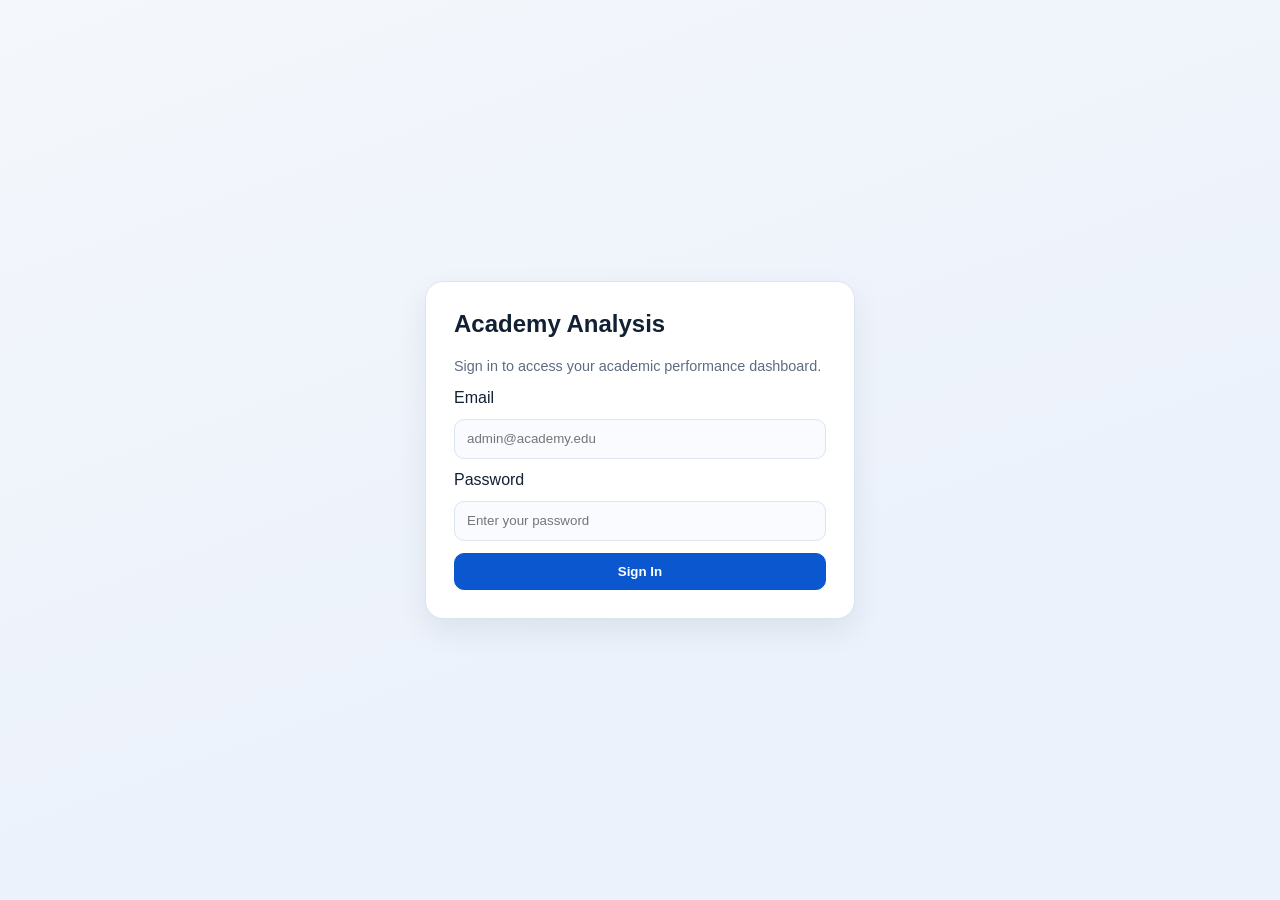
<file: frontend/index.html>
<!doctype html>
<html lang="en">
  <head>
    <meta charset="UTF-8" />
    <meta name="viewport" content="width=device-width, initial-scale=1.0" />
    <title>Academy Analysis</title>
    <meta http-equiv="refresh" content="0; url=login.html" />
  </head>
  <body></body>
</html>
</file>
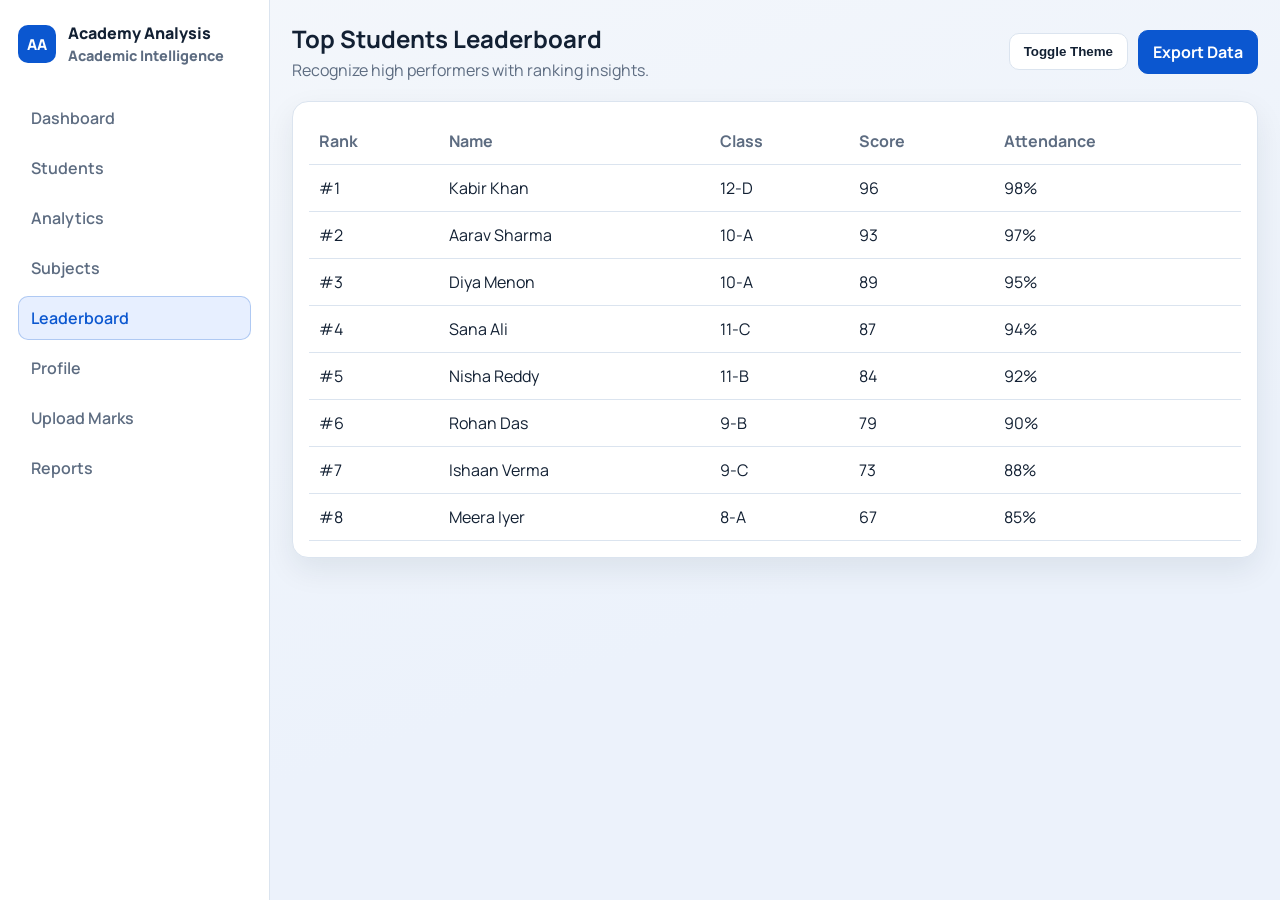
<file: frontend/leaderboard.html>
<!doctype html>
<html lang="en">
  <head>
    <meta charset="UTF-8" />
    <meta name="viewport" content="width=device-width, initial-scale=1.0" />
    <title>Leaderboard | Academy Analysis</title>
    <link rel="preconnect" href="https://fonts.googleapis.com" />
    <link rel="preconnect" href="https://fonts.gstatic.com" crossorigin />
    <link href="https://fonts.googleapis.com/css2?family=Manrope:wght@400;600;700;800&display=swap" rel="stylesheet" />
    <link rel="stylesheet" href="css/styles.css" />
  </head>
  <body data-page="leaderboard">
    <div class="app-shell">
      <aside id="sidebar"></aside>
      <section class="content-wrap">
        <header id="topbar"></header>
        <main class="grid">
          <section class="card table-wrap">
            <table>
              <thead>
                <tr>
                  <th>Rank</th><th>Name</th><th>Class</th><th>Score</th><th>Attendance</th>
                </tr>
              </thead>
              <tbody id="leaderboardBody"></tbody>
            </table>
          </section>
        </main>
      </section>
    </div>
    <script type="module" src="js/main.js"></script>
  </body>
</html>
</file>
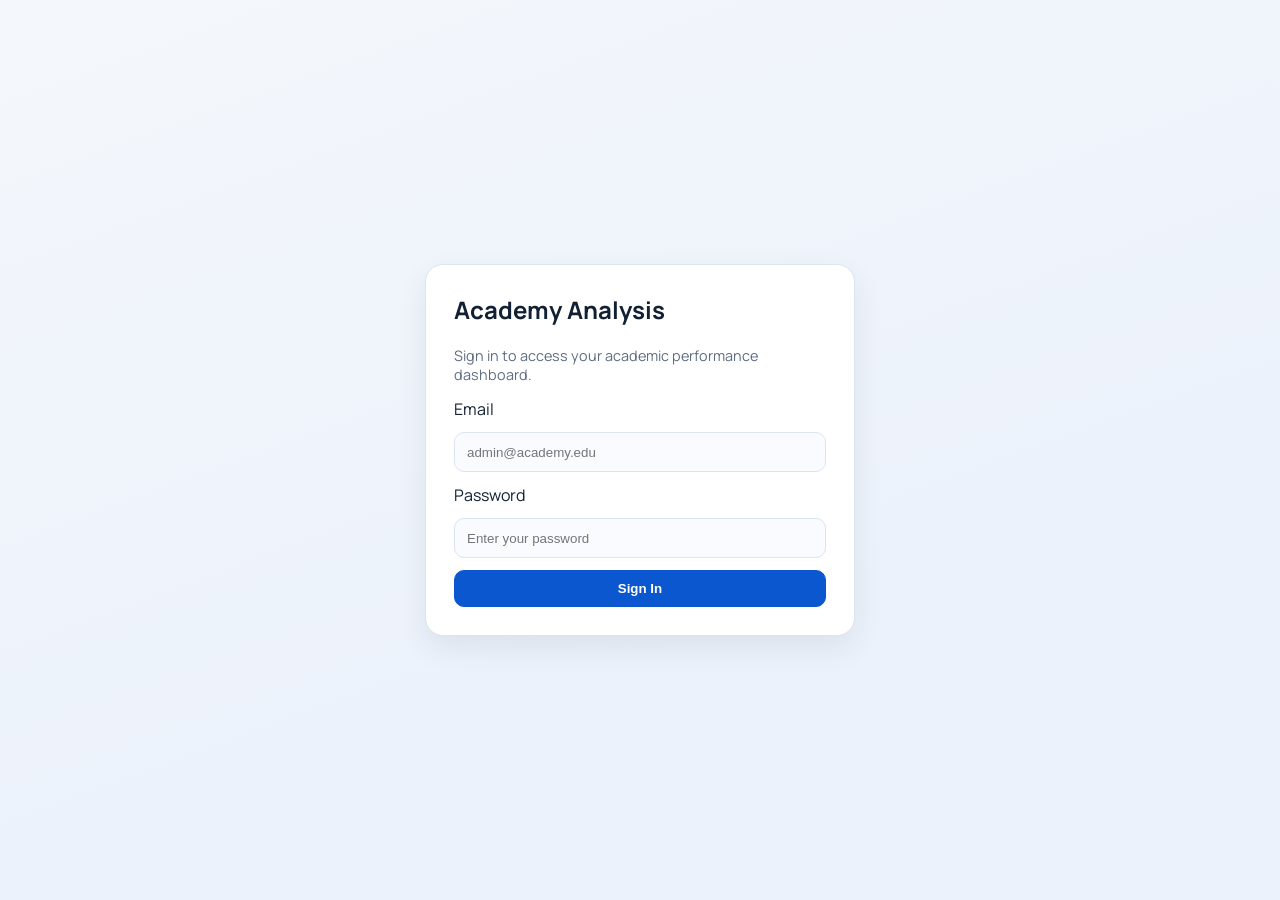
<file: frontend/login.html>
<!doctype html>
<html lang="en">
  <head>
    <meta charset="UTF-8" />
    <meta name="viewport" content="width=device-width, initial-scale=1.0" />
    <title>Login | Academy Analysis</title>
    <link rel="preconnect" href="https://fonts.googleapis.com" />
    <link rel="preconnect" href="https://fonts.gstatic.com" crossorigin />
    <link href="https://fonts.googleapis.com/css2?family=Manrope:wght@400;600;700;800&display=swap" rel="stylesheet" />
    <link rel="stylesheet" href="css/styles.css" />
  </head>
  <body data-page="login">
    <main class="login-page">
      <section class="login-card">
        <h1>Academy Analysis</h1>
        <p class="helper">Sign in to access your academic performance dashboard.</p>
        <form id="loginForm">
          <label>Email</label>
          <input type="email" required placeholder="admin@academy.edu" />
          <label>Password</label>
          <input type="password" required placeholder="Enter your password" />
          <button class="btn primary" type="submit">Sign In</button>
        </form>
      </section>
    </main>
    <script type="module" src="js/login.js"></script>
  </body>
</html>
</file>
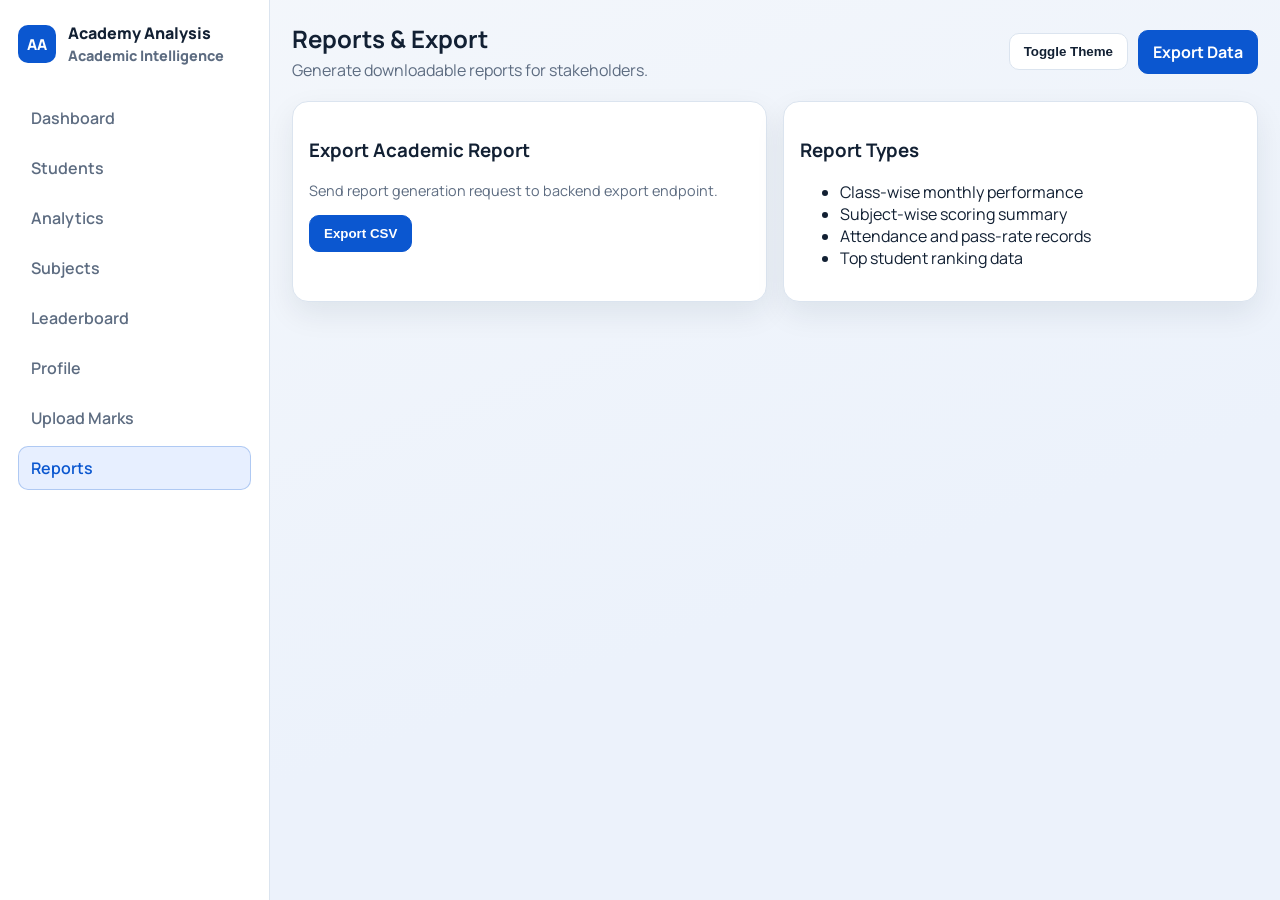
<file: frontend/reports.html>
<!doctype html>
<html lang="en">
  <head>
    <meta charset="UTF-8" />
    <meta name="viewport" content="width=device-width, initial-scale=1.0" />
    <title>Reports | Academy Analysis</title>
    <link rel="preconnect" href="https://fonts.googleapis.com" />
    <link rel="preconnect" href="https://fonts.gstatic.com" crossorigin />
    <link href="https://fonts.googleapis.com/css2?family=Manrope:wght@400;600;700;800&display=swap" rel="stylesheet" />
    <link rel="stylesheet" href="css/styles.css" />
  </head>
  <body data-page="reports">
    <div class="app-shell">
      <aside id="sidebar"></aside>
      <section class="content-wrap">
        <header id="topbar"></header>
        <main class="grid cards-2">
          <section class="card">
            <h3>Export Academic Report</h3>
            <p class="helper">Send report generation request to backend export endpoint.</p>
            <button id="exportCsv" class="btn primary">Export CSV</button>
            <p id="reportStatus" class="helper"></p>
          </section>
          <section class="card">
            <h3>Report Types</h3>
            <ul>
              <li>Class-wise monthly performance</li>
              <li>Subject-wise scoring summary</li>
              <li>Attendance and pass-rate records</li>
              <li>Top student ranking data</li>
            </ul>
          </section>
        </main>
      </section>
    </div>
    <script type="module" src="js/main.js"></script>
  </body>
</html>
</file>
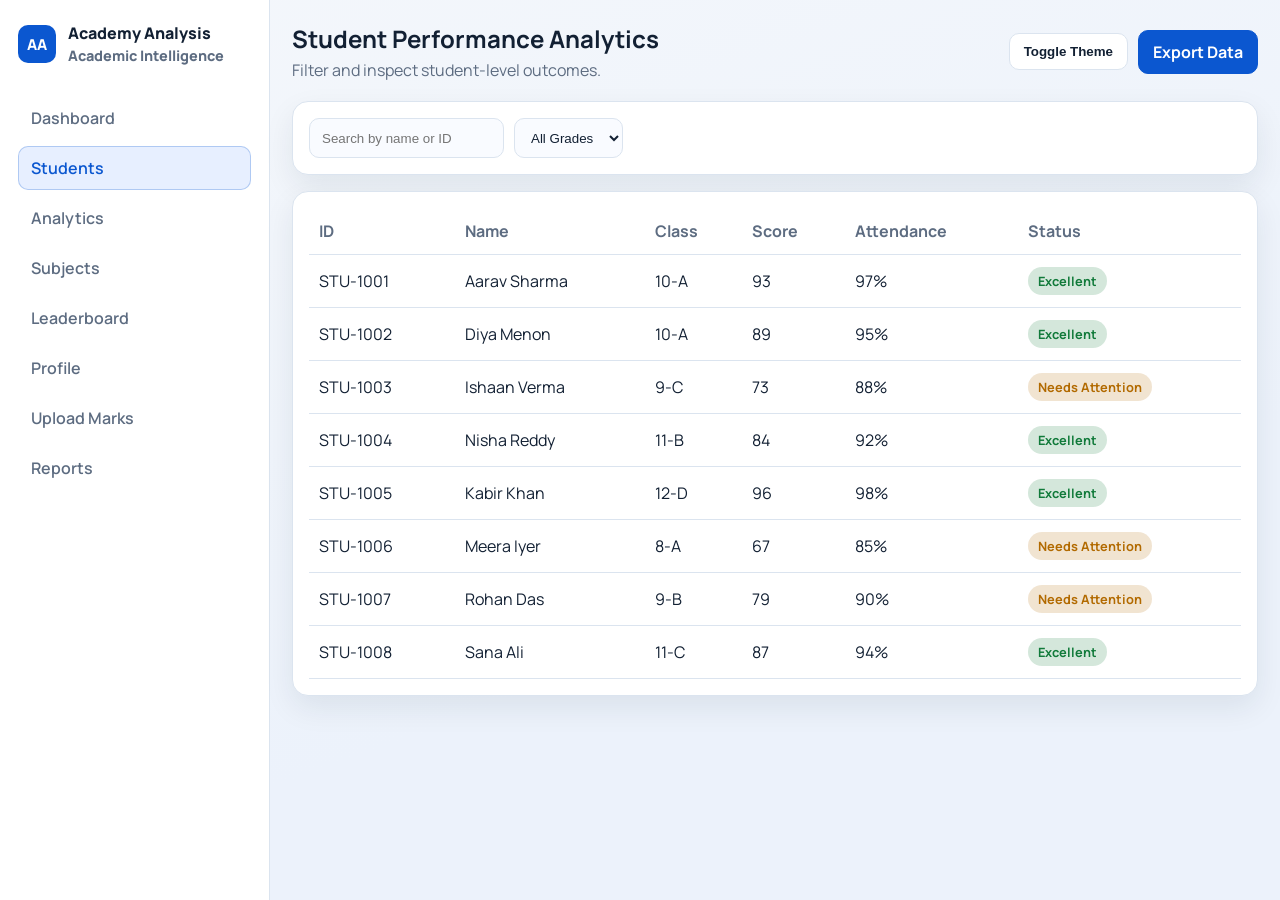
<file: frontend/students.html>
<!doctype html>
<html lang="en">
  <head>
    <meta charset="UTF-8" />
    <meta name="viewport" content="width=device-width, initial-scale=1.0" />
    <title>Students | Academy Analysis</title>
    <link rel="preconnect" href="https://fonts.googleapis.com" />
    <link rel="preconnect" href="https://fonts.gstatic.com" crossorigin />
    <link href="https://fonts.googleapis.com/css2?family=Manrope:wght@400;600;700;800&display=swap" rel="stylesheet" />
    <link rel="stylesheet" href="css/styles.css" />
  </head>
  <body data-page="students">
    <div class="app-shell">
      <aside id="sidebar"></aside>
      <section class="content-wrap">
        <header id="topbar"></header>
        <main class="grid">
          <section class="card filters">
            <input id="studentSearch" type="text" placeholder="Search by name or ID" />
            <select id="gradeFilter">
              <option value="">All Grades</option>
              <option value="8">Grade 8</option>
              <option value="9">Grade 9</option>
              <option value="10">Grade 10</option>
              <option value="11">Grade 11</option>
              <option value="12">Grade 12</option>
            </select>
          </section>
          <section class="card table-wrap">
            <table>
              <thead>
                <tr>
                  <th>ID</th><th>Name</th><th>Class</th><th>Score</th><th>Attendance</th><th>Status</th>
                </tr>
              </thead>
              <tbody id="studentsTableBody"></tbody>
            </table>
          </section>
        </main>
      </section>
    </div>
    <script type="module" src="js/main.js"></script>
  </body>
</html>
</file>
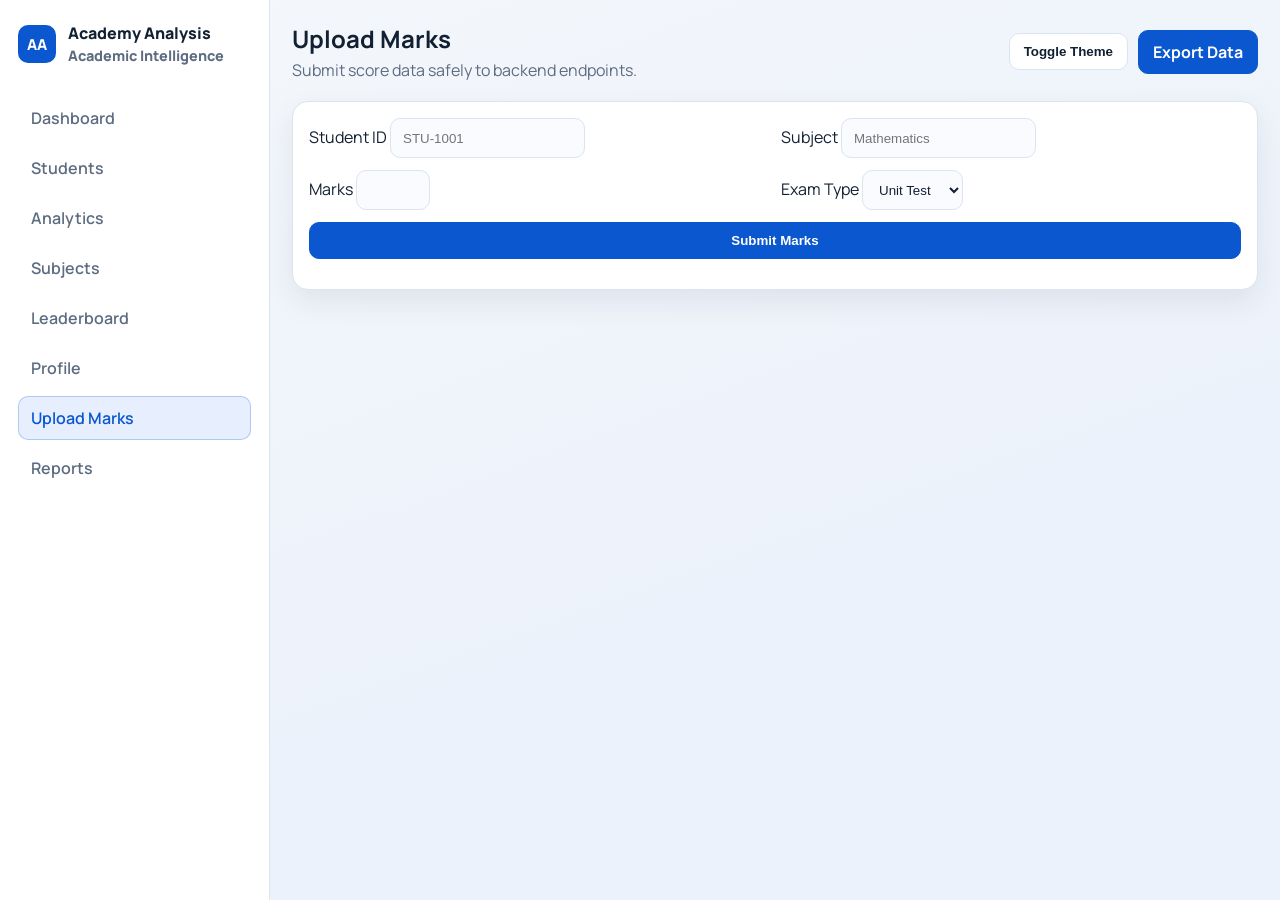
<file: frontend/upload.html>
<!doctype html>
<html lang="en">
  <head>
    <meta charset="UTF-8" />
    <meta name="viewport" content="width=device-width, initial-scale=1.0" />
    <title>Upload Marks | Academy Analysis</title>
    <link rel="preconnect" href="https://fonts.googleapis.com" />
    <link rel="preconnect" href="https://fonts.gstatic.com" crossorigin />
    <link href="https://fonts.googleapis.com/css2?family=Manrope:wght@400;600;700;800&display=swap" rel="stylesheet" />
    <link rel="stylesheet" href="css/styles.css" />
  </head>
  <body data-page="upload">
    <div class="app-shell">
      <aside id="sidebar"></aside>
      <section class="content-wrap">
        <header id="topbar"></header>
        <main class="grid">
          <section class="card">
            <form id="uploadForm">
              <div class="split">
                <div>
                  <label>Student ID</label>
                  <input name="studentId" required placeholder="STU-1001" />
                </div>
                <div>
                  <label>Subject</label>
                  <input name="subject" required placeholder="Mathematics" />
                </div>
              </div>
              <div class="split">
                <div>
                  <label>Marks</label>
                  <input name="marks" type="number" min="0" max="100" required />
                </div>
                <div>
                  <label>Exam Type</label>
                  <select name="examType" required>
                    <option value="unit-test">Unit Test</option>
                    <option value="mid-term">Mid Term</option>
                    <option value="final">Final</option>
                  </select>
                </div>
              </div>
              <button class="btn primary" type="submit">Submit Marks</button>
            </form>
            <p id="uploadMessage" class="helper"></p>
          </section>
        </main>
      </section>
    </div>
    <script type="module" src="js/main.js"></script>
  </body>
</html>
</file>
<file: frontend/css/styles.css>
:root {
  --bg: #f4f7fb;
  --surface: #ffffff;
  --surface-soft: #f9fbff;
  --text: #122033;
  --muted: #5d6c81;
  --line: #dbe4ef;
  --primary: #0b57d0;
  --primary-soft: #e7efff;
  --success: #117a3a;
  --warning: #b26a00;
  --danger: #b3261e;
  --shadow: 0 12px 30px rgba(18, 32, 51, 0.08);
}

[data-theme="dark"] {
  --bg: #0f1724;
  --surface: #182131;
  --surface-soft: #131c2a;
  --text: #e9eff9;
  --muted: #9db1cb;
  --line: #273447;
  --primary: #6aa8ff;
  --primary-soft: #20345a;
  --success: #4dcc82;
  --warning: #f6b33f;
  --danger: #f58b84;
  --shadow: 0 12px 30px rgba(0, 0, 0, 0.28);
}

* {
  box-sizing: border-box;
}

html,
body {
  margin: 0;
  min-height: 100%;
  font-family: "Manrope", "Segoe UI", sans-serif;
  color: var(--text);
  background: linear-gradient(160deg, var(--bg), #ecf2fb 65%);
}

[data-theme="dark"] body,
[data-theme="dark"] {
  background: linear-gradient(160deg, #101a2b, #0c1422 60%);
}

a {
  color: inherit;
  text-decoration: none;
}

.app-shell {
  display: grid;
  grid-template-columns: 270px 1fr;
  min-height: 100vh;
}

.sidebar {
  border-right: 1px solid var(--line);
  background: var(--surface);
  padding: 22px 18px;
  position: sticky;
  top: 0;
  height: 100vh;
}

.brand {
  display: flex;
  gap: 12px;
  align-items: center;
  margin-bottom: 30px;
  font-weight: 800;
}

.brand-badge {
  width: 38px;
  height: 38px;
  border-radius: 10px;
  background: var(--primary);
  color: #fff;
  display: grid;
  place-items: center;
  font-size: 15px;
}

.nav-group {
  display: flex;
  flex-direction: column;
  gap: 6px;
}

.nav-link {
  display: flex;
  align-items: center;
  gap: 10px;
  padding: 10px 12px;
  border-radius: 10px;
  color: var(--muted);
  font-weight: 600;
  border: 1px solid transparent;
  transition: 0.2s;
}

.nav-link:hover {
  background: var(--surface-soft);
  color: var(--text);
}

.nav-link.active {
  background: var(--primary-soft);
  color: var(--primary);
  border-color: rgba(11, 87, 208, 0.25);
}

.content-wrap {
  padding: 22px;
}

.topbar {
  display: flex;
  justify-content: space-between;
  align-items: center;
  gap: 12px;
  margin-bottom: 20px;
}

.title h1 {
  margin: 0;
  font-size: 1.5rem;
}

.title p {
  margin: 4px 0 0;
  color: var(--muted);
}

.actions {
  display: flex;
  gap: 10px;
  align-items: center;
}

.btn {
  border: 1px solid var(--line);
  background: var(--surface);
  color: var(--text);
  border-radius: 10px;
  padding: 10px 14px;
  font-weight: 700;
  cursor: pointer;
}

.btn.primary {
  background: var(--primary);
  color: #fff;
  border-color: var(--primary);
}

.btn:hover {
  filter: brightness(1.03);
}

.grid {
  display: grid;
  gap: 16px;
}

.cards-4 {
  grid-template-columns: repeat(4, minmax(0, 1fr));
}

.cards-2 {
  grid-template-columns: repeat(2, minmax(0, 1fr));
}

.card {
  background: var(--surface);
  border: 1px solid var(--line);
  border-radius: 16px;
  padding: 16px;
  box-shadow: var(--shadow);
  animation: slideUp 0.4s ease both;
}

.metric {
  color: var(--muted);
  font-size: 0.9rem;
}

.metric-value {
  font-size: 1.9rem;
  font-weight: 800;
  margin: 6px 0 0;
}

.table-wrap {
  overflow: auto;
}

table {
  width: 100%;
  border-collapse: collapse;
}

th,
td {
  padding: 12px 10px;
  text-align: left;
  border-bottom: 1px solid var(--line);
  white-space: nowrap;
}

th {
  color: var(--muted);
  font-weight: 700;
}

.pill {
  border-radius: 999px;
  display: inline-block;
  padding: 5px 10px;
  font-size: 0.8rem;
  font-weight: 700;
}

.pill.success {
  color: var(--success);
  background: color-mix(in srgb, var(--success) 18%, transparent);
}

.pill.warning {
  color: var(--warning);
  background: color-mix(in srgb, var(--warning) 18%, transparent);
}

.filters {
  display: flex;
  flex-wrap: wrap;
  gap: 10px;
}

input,
select,
textarea {
  background: var(--surface-soft);
  border: 1px solid var(--line);
  border-radius: 10px;
  padding: 10px 12px;
  color: var(--text);
}

input,
select {
  min-height: 40px;
}

form {
  display: grid;
  gap: 12px;
}

.login-page {
  min-height: 100vh;
  display: grid;
  place-items: center;
  padding: 20px;
}

.login-card {
  width: min(430px, 100%);
  background: var(--surface);
  border: 1px solid var(--line);
  border-radius: 18px;
  box-shadow: var(--shadow);
  padding: 28px;
}

.login-card h1 {
  margin-top: 0;
}

.helper {
  color: var(--muted);
  font-size: 0.9rem;
}

.split {
  display: grid;
  grid-template-columns: 1fr 1fr;
  gap: 12px;
}

canvas {
  width: 100% !important;
  max-height: 340px;
}

@keyframes slideUp {
  from {
    opacity: 0;
    transform: translateY(8px);
  }
  to {
    opacity: 1;
    transform: translateY(0);
  }
}

@media (max-width: 1080px) {
  .cards-4 {
    grid-template-columns: repeat(2, minmax(0, 1fr));
  }
}

@media (max-width: 860px) {
  .app-shell {
    grid-template-columns: 1fr;
  }

  .sidebar {
    height: auto;
    position: static;
  }

  .cards-2,
  .split {
    grid-template-columns: 1fr;
  }
}
</file>
